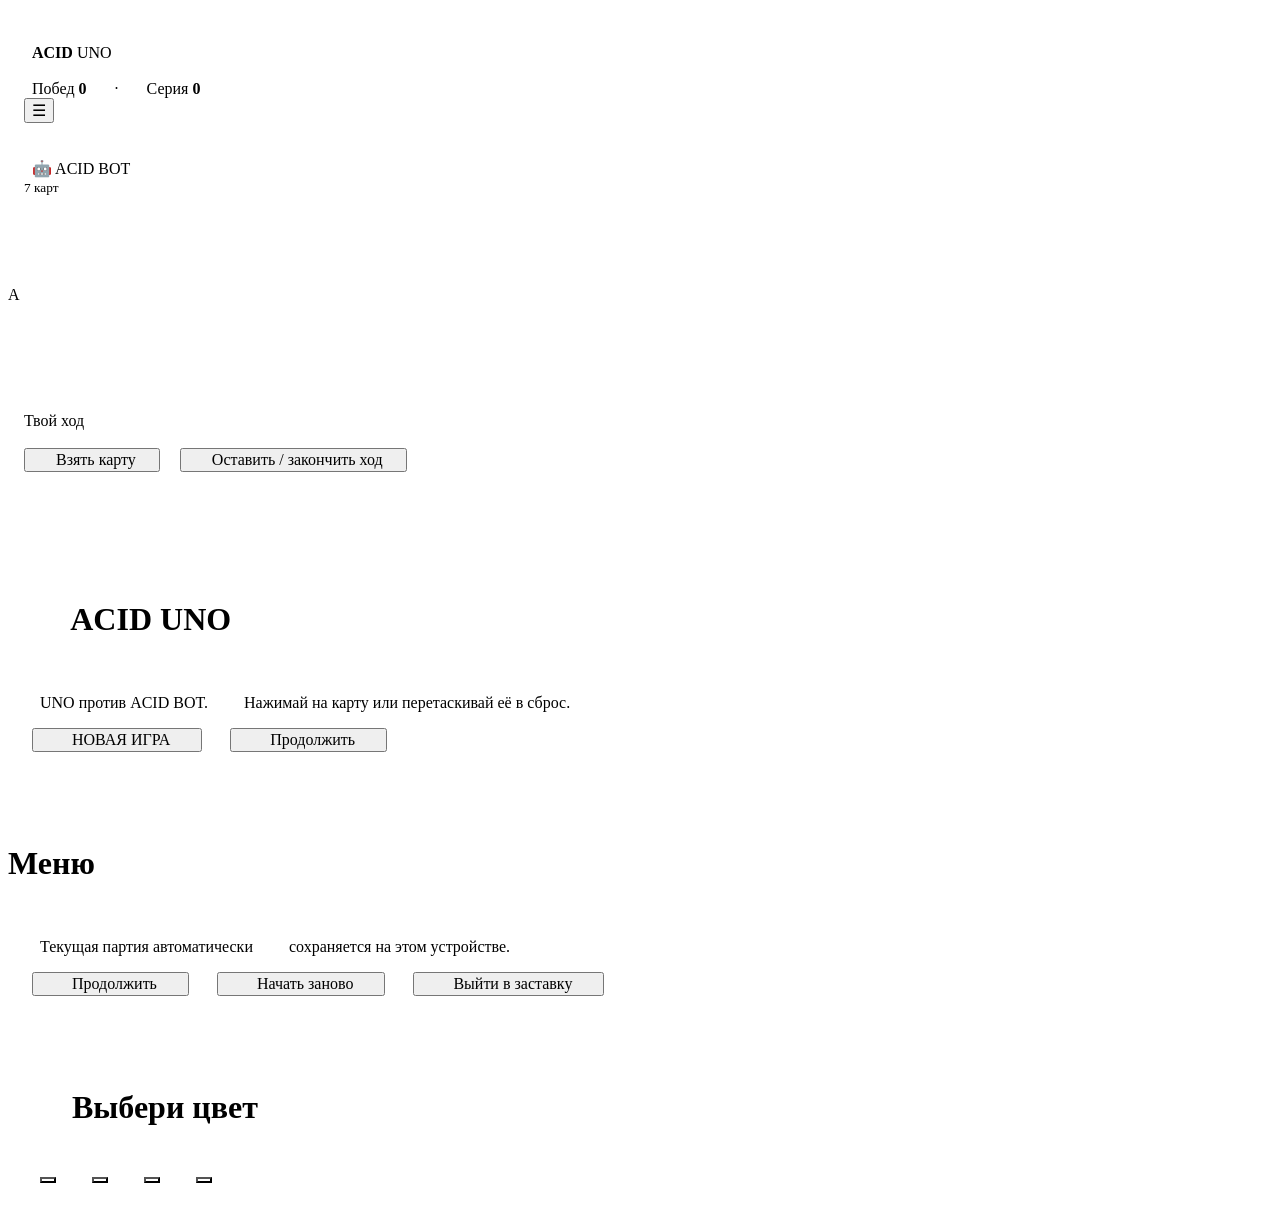
<file: Index.html>
<!doctype html>

<html lang="ru">

<head>

<meta charset="utf-8">

<meta name="viewport" content="width=device-width,initial-scale=1,viewport-fit=cover,user-scalable=no">

<meta name="theme-color" content="#080910">

<title>ACID UNO</title>


<style>

:root{

  --acid:#baff36;

  --bg:#080910;

  --red:#ef3e4d;

  --yellow:#f2cf3e;

  --green:#32c96d;

  --blue:#3488ff;

  --card-w:min(23vw,105px);

  --card-h:calc(var(--card-w)*1.48);

}


*{

  box-sizing:border-box;

  -webkit-tap-highlight-color:transparent;

}


html,body,#app{

  margin:0;

  width:100%;

  height:100%;

  overflow:hidden;

}


body{

  background:#05060a;

  color:#fff;

  font-family:system-ui,-apple-system,BlinkMacSystemFont,"Segoe UI",sans-serif;

}


button{font:inherit;color:inherit}


#app{

  position:relative;

  background:

    radial-gradient(circle at 50% 45%,#21152f 0,#10131d 33%,#07080d 75%);

}


#app:before{

  content:"";

  position:absolute;

  inset:0;

  pointer-events:none;

  background:

    linear-gradient(#ffffff08 1px,transparent 1px),

    linear-gradient(90deg,#ffffff08 1px,transparent 1px);

  background-size:24px 24px;

  mask-image:linear-gradient(transparent,#000 25%,#000 80%,transparent);

}


/* TOP */


.top{

  position:absolute;

  z-index:30;

  top:0;

  left:0;

  right:0;

  padding:max(12px,env(safe-area-inset-top)) 14px 8px;

  display:flex;

  align-items:center;

  justify-content:space-between;

}


.logo{

  font-weight:1000;

  letter-spacing:.08em;

}


.logo b{

  color:var(--acid);

  text-shadow:0 0 16px #baff3670;

}


.stats{

  font-size:12px;

  color:#b9bfd0;

}


.menu{

  width:42px;

  height:42px;

  border-radius:14px;

  border:1px solid #ffffff24;

  background:#12151fdd;

}


/* BOT */


.bot{

  position:absolute;

  z-index:5;

  top:75px;

  left:0;

  right:0;

  text-align:center;

}


.botname{

  font-weight:900;

}


.dot{

  display:inline-block;

  width:7px;

  height:7px;

  border-radius:50%;

  background:var(--acid);

  box-shadow:0 0 12px var(--acid);

}


.backs{

  height:55px;

  display:flex;

  justify-content:center;

  margin-top:8px;

}


.back{

  width:34px;

  height:49px;

  margin-left:-17px;

  border-radius:7px;

  border:2px solid #3d4458;

  background:

    repeating-linear-gradient(

      135deg,

      #10131c 0 7px,

      #262b3d 7px 14px

    );

  transform:rotate(var(--q));

}


/* TABLE */


.table{

  position:absolute;

  left:50%;

  top:46%;

  transform:translate(-50%,-50%);

  width:min(95vw,610px);

  height:41vh;

  min-height:270px;

  border-radius:50%;

  border:1px solid #ffffff18;

  background:

    radial-gradient(

      ellipse,

      #1b1f2d 0,

      #0e1018 58%,

      #06070b 76%

    );

  box-shadow:

    inset 0 0 75px #000,

    0 30px 70px #0008;

}


.table:after{

  content:"ACID";

  position:absolute;

  inset:0;

  display:grid;

  place-items:center;

  font-size:min(19vw,115px);

  font-weight:1000;

  color:#ffffff08;

  transform:rotate(-8deg);

}


.center{

  position:absolute;

  z-index:3;

  left:50%;

  top:50%;

  transform:translate(-50%,-50%);

  display:flex;

  gap:26px;

}


.deck,.discard{

  position:relative;

  width:var(--card-w);

  height:var(--card-h);

}


.deck{

  cursor:pointer;

}


.deck:before{

  content:"";

  position:absolute;

  inset:0;

  border-radius:13px;

  background:#171b28;

  border:2px solid #3c4356;

  transform:translate(5px,-5px) rotate(3deg);

}


.deckface,.card{

  position:absolute;

  inset:0;

  border-radius:13px;

  border:3px solid #f8f8f8;

  display:grid;

  place-items:center;

  overflow:hidden;

  box-shadow:0 12px 25px #0008;

}


.deckface{

  background:

    repeating-linear-gradient(

      135deg,

      #151927 0 8px,

      #292f43 8px 16px

    );

  color:var(--acid);

  font-size:27px;

  font-weight:1000;

}


.count{

  position:absolute;

  top:calc(100% + 8px);

  width:100%;

  font-size:10px;

  text-align:center;

  color:#8f96aa;

}


/* CARD */


.card:before{

  content:"";

  position:absolute;

  width:72%;

  height:77%;

  border-radius:50%;

  background:#fffffff0;

  transform:rotate(28deg);

}


.card .v{

  position:relative;

  z-index:2;

  font-size:clamp(29px,9vw,46px);

  font-weight:1000;

  color:#111;

}


.card .c{

  position:absolute;

  z-index:2;

  left:6px;

  top:4px;

  font-size:14px;

  font-weight:1000;

  font-style:normal;

}


.card .c2{

  left:auto;

  top:auto;

  right:6px;

  bottom:4px;

  transform:rotate(180deg);

}


.red{background:var(--red)}

.yellow{background:var(--yellow)}

.green{background:var(--green)}

.blue{background:var(--blue)}


.wild{

  background:

    conic-gradient(

      var(--red),

      var(--yellow),

      var(--green),

      var(--blue),

      var(--red)

    );

}


.playable{

  box-shadow:

    0 0 0 2px var(--acid),

    0 0 24px #baff3655,

    0 12px 25px #0008;

}


/* STATUS */


.status{

  position:absolute;

  z-index:9;

  left:50%;

  top:65%;

  transform:translateX(-50%);

  max-width:88vw;

  white-space:nowrap;

  overflow:hidden;

  text-overflow:ellipsis;

  padding:8px 12px;

  border:1px solid #ffffff18;

  border-radius:999px;

  background:#090b12cc;

  backdrop-filter:blur(10px);

  font-size:12px;

}


/* ACTIONS */


.acts{

  position:absolute;

  z-index:20;

  right:10px;

  bottom:calc(175px + env(safe-area-inset-bottom));

  display:grid;

  gap:7px;

}


.act{

  border:1px solid #ffffff22;

  background:#131722dd;

  backdrop-filter:blur(10px);

  border-radius:12px;

  padding:8px 10px;

  font-size:11px;

  font-weight:800;

}


.act.acid{

  color:var(--acid);

  border-color:#baff3666;

}


/* HAND */


.hand{

  position:absolute;

  z-index:15;

  left:0;

  right:0;

  bottom:0;

  height:185px;

  padding-bottom:env(safe-area-inset-bottom);

}


.hc{

  position:absolute;

  left:50%;

  bottom:-19px;

  width:var(--card-w);

  height:var(--card-h);

  transform-origin:50% 130%;

  transition:

    transform .15s,

    bottom .15s,

    filter .15s;

  touch-action:none;

  cursor:grab;

}


.hc:active{

  cursor:grabbing;

}


.hc.drag{

  z-index:1000!important;

  transition:none;

  filter:

    brightness(1.12)

    drop-shadow(0 20px 18px #0009);

}


/* ROBOT FINGER */


.finger{

  display:none;

  position:absolute;

  z-index:1200;

  width:23px;

  height:46px;

  border:2px solid #303746;

  border-radius:12px 12px 8px 8px;

  background:

    linear-gradient(

      90deg,

      #7f899d,

      #eef1f7,

      #687286

    );

  pointer-events:none;

  transform:translate(8px,18px) rotate(-18deg);

  box-shadow:0 7px 10px #0008;

}


.finger.on{

  display:block;

}


.finger:after{

  content:"";

  position:absolute;

  left:8px;

  bottom:-12px;

  width:25px;

  height:17px;

  border:2px solid #596275;

  border-radius:6px;

  background:#252b38;

}


/* OVERLAYS */


.overlay{

  position:absolute;

  z-index:3000;

  inset:0;

  background:#05060bdc;

  backdrop-filter:blur(14px);

  display:grid;

  place-items:center;

  padding:20px;

}


.modal{

  width:min(92vw,390px);

  padding:24px;

  border-radius:24px;

  border:1px solid #ffffff20;

  background:

    linear-gradient(

      155deg,

      #191d29,

      #0c0e15

    );

  text-align:center;

  box-shadow:0 30px 90px #000;

}


.modal h1{

  margin:0 0 8px;

  font-size:34px;

}


.modal h1 b{

  color:var(--acid);

}


.modal p{

  color:#9da5b9;

  line-height:1.45;

}


.big{

  width:100%;

  border:0;

  border-radius:15px;

  padding:14px;

  margin-top:9px;

  background:var(--acid);

  color:#10120e;

  font-weight:1000;

}


.big.alt{

  background:#252a39;

  color:#fff;

  border:1px solid #ffffff18;

}


.colors{

  display:grid;

  grid-template-columns:1fr 1fr;

  gap:10px;

}


.color{

  height:70px;

  border-radius:15px;

  border:2px solid #fff;

}


.hidden{

  display:none!important;

}


/* TOAST */


.toast{

  position:absolute;

  z-index:4000;

  top:18%;

  left:50%;

  transform:translateX(-50%);

  padding:9px 13px;

  border:1px solid #ffffff20;

  border-radius:13px;

  background:#111521;

  opacity:0;

  transition:.2s;

  font-weight:800;

  pointer-events:none;

}


.toast.on{

  opacity:1;

}


@media(max-height:700px){

  .bot{top:60px}

  .table{

    top:43%;

    height:38vh;

  }

  .hand{height:160px}

  .acts{bottom:148px}

  .status{top:62%}

}

</style>

</head>


<body>


<div id="app">


  <div class="top">

    <div class="logo">

      <b>ACID</b> UNO

    </div>


    <div class="stats">

      Побед <b id="wins">0</b>

      ·

      Серия <b id="streak">0</b>

    </div>


    <button class="menu" id="menu">☰</button>

  </div>


  <div class="bot">

    <div class="botname">

      🤖 ACID BOT

      <span class="dot hidden" id="dot"></span>

    </div>


    <small id="botn">7 карт</small>


    <div class="backs" id="backs"></div>

  </div>


  <div class="table" id="table">

    <div class="center">


      <div class="deck" id="deck">

        <div class="deckface">A</div>

        <div class="count" id="count"></div>

      </div>


      <div class="discard" id="discard"></div>


    </div>

  </div>


  <div class="status" id="status">

    Твой ход

  </div>


  <div class="acts">


    <button

      class="act acid"

      id="draw"

    >

      Взять карту

    </button>


    <button

      class="act hidden"

      id="keep"

    >

      Оставить / закончить ход

    </button>


  </div>


  <div class="hand" id="hand"></div>


  <div class="finger" id="finger"></div>


  <div class="toast" id="toast"></div>


  <!-- START -->


  <div class="overlay" id="start">


    <div class="modal">


      <h1>

        <b>ACID</b> UNO

      </h1>


      <p id="startText">

        UNO против ACID BOT.

        Нажимай на карту или перетаскивай её в сброс.

      </p>


      <button

        class="big"

        id="new"

      >

        НОВАЯ ИГРА

      </button>


      <button

        class="big alt"

        id="cont"

      >

        Продолжить

      </button>


    </div>


  </div>


  <!-- MENU -->


  <div

    class="overlay hidden"

    id="menup"

  >


    <div class="modal">


      <h1>Меню</h1>


      <p>

        Текущая партия автоматически

        сохраняется на этом устройстве.

      </p>


      <button

        class="big"

        id="resume"

      >

        Продолжить

      </button>


      <button

        class="big alt"

        id="restart"

      >

        Начать заново

      </button>


      <button

        class="big alt"

        id="exit"

      >

        Выйти в заставку

      </button>


    </div>


  </div>


  <!-- COLOR PICKER -->


  <div

    class="overlay hidden"

    id="picker"

  >


    <div class="modal">


      <h1>

        Выбери цвет

      </h1>


      <div class="colors">


        <button

          class="color"

          data-col="red"

          style="background:var(--red)"

        ></button>


        <button

          class="color"

          data-col="yellow"

          style="background:var(--yellow)"

        ></button>


        <button

          class="color"

          data-col="green"

          style="background:var(--green)"

        ></button>


        <button

          class="color"

          data-col="blue"

          style="background:var(--blue)"

        ></button>


      </div>


    </div>


  </div>


</div>


<script>

"use strict";


/* =========================================================

   ACID UNO

   ========================================================= */


const $ = s => document.querySelector(s);

const $$ = s => [...document.querySelectorAll(s)];


const COLORS = [

  "red",

  "yellow",

  "green",

  "blue"

];


const SAVE_KEY = "aciduno-save-v5";

const STATS_KEY = "aciduno-stats-v1";


let uid = 1;

let G = null;

let busy = false;


const wait = ms =>

  new Promise(resolve => setTimeout(resolve, ms));


const random = n =>

  Math.floor(Math.random() * n);




/* =========================================================

   DECK

   ========================================================= */


function shuffle(array){


  for(

    let i = array.length - 1;

    i > 0;

    i--

  ){


    const j =

      Math.floor(

        Math.random() * (i + 1)

      );


    [

      array[i],

      array[j]

    ] = [

      array[j],

      array[i]

    ];


  }


  return array;

}




function makeCard(color,value){


  return {

    id:uid++,

    color,

    value

  };


}




function buildDeck(){


  const deck = [];


  for(const color of COLORS){


    deck.push(

      makeCard(color,"0")

    );


    for(

      let number = 1;

      number <= 9;

      number++

    ){


      deck.push(

        makeCard(

          color,

          String(number)

        )

      );


      deck.push(

        makeCard(

          color,

          String(number)

        )

      );


    }


    for(

      const action of [

        "skip",

        "reverse",

        "+2"

      ]

    ){


      deck.push(

        makeCard(

          color,

          action

        )

      );


      deck.push(

        makeCard(

          color,

          action

        )

      );


    }


  }


  for(

    let i = 0;

    i < 4;

    i++

  ){


    deck.push(

      makeCard(

        "wild",

        "wild"

      )

    );


    deck.push(

      makeCard(

        "wild",

        "+4"

      )

    );


  }


  return shuffle(deck);

}




/* =========================================================

   CARD DISPLAY

   ========================================================= */


function label(value){


  if(value === "skip")

    return "⊘";


  if(value === "reverse")

    return "↻";


  if(value === "wild")

    return "✦";


  return value;

}




function cardHTML(

  card,

  extraClass = ""

){


  return `

    <div

      class="card ${card.color} ${extraClass}"

      data-id="${card.id}"

    >


      <i class="c">

        ${label(card.value)}

      </i>


      <span class="v">

        ${label(card.value)}

      </span>


      <i class="c c2">

        ${label(card.value)}

      </i>


    </div>

  `;


}




/* =========================================================

   GAME STATE

   ========================================================= */


function topCard(){


  return G.discard[

    G.discard.length - 1

  ];


}




function recycleDeck(){


  if(G.deck.length)

    return;


  if(G.discard.length <= 1)

    return;


  const current =

    G.discard.pop();


  G.deck =

    shuffle(

      G.discard.splice(0)

    );


  G.discard = [

    current

  ];


  toast(

    "Колода закончилась — сброс перемешан"

  );


}




function rawDraw(){


  recycleDeck();


  return G.deck.pop();


}




/* =========================================================

   RULES

   ========================================================= */


function canPlay(card){


  const top = topCard();


  /*

    STACKING


    +2 можно отбить:

      +2

      +4


    +4 можно отбить:

      только +4


    То есть:

      +2 → +4 = ДА

      +4 → +2 = НЕТ

  */


  if(G.pending > 0){


    if(top.value === "+2"){


      return (

        card.value === "+2" ||

        card.value === "+4"

      );


    }


    if(top.value === "+4"){


      return (

        card.value === "+4"

      );


    }


  }


  return (

    card.color === "wild" ||

    card.color === G.color ||

    card.value === top.value

  );


}




function exactDuplicate(

  card,

  top

){


  return (

    card.color === top.color &&

    card.value === top.value

  );


}




/* =========================================================

   NEW GAME

   ========================================================= */


function newGame(){


  uid = 1;


  G = {


    deck:buildDeck(),


    discard:[],


    player:[],


    bot:[],


    turn:"player",


    color:null,


    pending:0,


    freeDraw:false,


    over:false


  };




  for(

    let i = 0;

    i < 7;

    i++

  ){


    G.player.push(

      rawDraw()

    );


    G.bot.push(

      rawDraw()

    );


  }




  /*

    Начальная карта.


    Wild возвращаем

    в случайное место колоды.

  */


  let first = null;


  while(!first){


    const candidate =

      rawDraw();


    if(

      candidate.color === "wild"

    ){


      const position =

        random(

          G.deck.length + 1

        );


      G.deck.splice(

        position,

        0,

        candidate

      );


    }else{


      first = candidate;


    }


  }




  G.discard.push(first);


  G.color =

    first.color;


  saveGame();


  render();


  setStatus(

    "Твой ход"

  );


}




/* =========================================================

   SAVE

   ========================================================= */


function saveGame(){


  if(!G)

    return;


  localStorage.setItem(

    SAVE_KEY,

    JSON.stringify(G)

  );


}




function loadGame(){


  try{


    const raw =

      localStorage.getItem(

        SAVE_KEY

      );


    if(!raw)

      return false;


    G =

      JSON.parse(raw);


    const allCards = [

      ...G.deck,

      ...G.discard,

      ...G.player,

      ...G.bot

    ];


    uid =

      Math.max(

        0,

        ...allCards.map(

          card => card.id

        )

      ) + 1;


    return true;


  }catch(error){


    return false;


  }


}




/* =========================================================

   STATS

   ========================================================= */


function getStats(){


  try{


    return (

      JSON.parse(

        localStorage.getItem(

          STATS_KEY

        )

      ) ||

      {

        wins:0,

        streak:0

      }

    );


  }catch{


    return {

      wins:0,

      streak:0

    };


  }


}




function saveStats(stats){


  localStorage.setItem(

    STATS_KEY,

    JSON.stringify(stats)

  );


}




/* =========================================================

   RENDER

   ========================================================= */


function render(){


  if(!G)

    return;


  const stats =

    getStats();


  $("#wins").textContent =

    stats.wins;


  $("#streak").textContent =

    stats.streak;




  $("#count").textContent =

    G.deck.length +

    " в колоде";




  $("#discard").innerHTML =

    cardHTML(

      topCard()

    );




  $("#botn").textContent =

    G.bot.length +

    " карт";




  $("#dot").classList.toggle(

    "hidden",

    G.turn !== "bot"

  );




  /*

    BOT CARDS

  */


  const shown =

    G.bot.slice(

      0,

      14

    );


  $("#backs").innerHTML =

    shown.map(

      (_,index) => {


        const angle =

          (

            index -

            (

              shown.length - 1

            ) / 2

          ) * 2.2;


        return `

          <div

            class="back"

            style="--q:${angle}deg"

          ></div>

        `;


      }

    ).join("");




  /*

    PLAYER HAND FAN

  */


  const count =

    G.player.length;


  const spacing =

    Math.min(

      62,

      300 /

      Math.max(

        1,

        count - 1

      )

    );


  const total =

    (

      count - 1

    ) * spacing;




  $("#hand").innerHTML =

    G.player.map(

      (card,index) => {


        const angle =

          (

            index -

            (

              count - 1

            ) / 2

          ) *

          Math.min(

            5.2,

            44 /

            Math.max(

              1,

              count - 1

            )

          );




        const x =

          index *

          spacing -

          total / 2;




        const playable =

          (

            G.turn === "player" &&

            canPlay(card)

          )

          ?

          "playable"

          :

          "";




        return `

          <div

            class="hc"

            data-id="${card.id}"

            style="

              z-index:${index + 1};

              transform:

                translateX(

                  calc(

                    -50% + ${x}px

                  )

                )

                rotate(

                  ${angle}deg

                );

            "

          >


            ${cardHTML(

              card,

              playable

            )}


          </div>

        `;


      }

    ).join("");




  $("#keep").classList.toggle(

    "hidden",

    !(

      G.turn === "player" &&

      G.freeDraw

    )

  );




  if(G.pending > 0){


    $("#draw").textContent =

      "Взять штраф +" +

      G.pending;


  }else if(G.freeDraw){


    $("#draw").textContent =

      "Взять ещё";


  }else{


    $("#draw").textContent =

      "Взять карту";


  }




  bindPlayerCards();


}




/* =========================================================

   STATUS / TOAST

   ========================================================= */


function setStatus(text){


  $("#status").textContent =

    text;


}




let toastTimer = null;




function toast(text){


  const element =

    $("#toast");


  element.textContent =

    text;


  element.classList.add(

    "on"

  );


  clearTimeout(

    toastTimer

  );


  toastTimer =

    setTimeout(

      () => {


        element.classList.remove(

          "on"

        );


      },

      1500

    );


}




/* =========================================================

   COLOR PICKER

   ========================================================= */


function chooseColor(){


  return new Promise(

    resolve => {


      $("#picker")

        .classList

        .remove(

          "hidden"

        );




      function selected(event){


        $$(".color").forEach(

          button => {


            button.removeEventListener(

              "click",

              selected

            );


          }

        );




        $("#picker")

          .classList

          .add(

            "hidden"

          );




        resolve(

          event.currentTarget

            .dataset.col

        );


      }




      $$(".color").forEach(

        button => {


          button.addEventListener(

            "click",

            selected

          );


        }

      );


    }

  );


}




/* =========================================================

   PLAY CARD

   ========================================================= */


async function playCard(

  owner,

  cardId,

  selectedColor = null,

  intercept = false

){


  if(G.over)

    return false;




  const hand =

    owner === "player"

    ?

    G.player

    :

    G.bot;




  const index =

    hand.findIndex(

      card =>

        card.id === cardId

    );




  if(index < 0)

    return false;




  const card =

    hand[index];




  if(

    !intercept &&

    !canPlay(card)

  ){


    return false;


  }




  hand.splice(

    index,

    1

  );




  G.discard.push(

    card

  );




  if(

    card.color === "wild"

  ){


    G.color =

      selectedColor ||

      COLORS[

        random(

          COLORS.length

        )

      ];


  }else{


    G.color =

      card.color;


  }




  G.freeDraw =

    false;




  /*

    PENALTIES

  */


  if(

    card.value === "+2"

  ){


    G.pending += 2;


    toast(

      "Штраф накапливается: +" +

      G.pending

    );


  }




  if(

    card.value === "+4"

  ){


    G.pending += 4;


    toast(

      "Штраф накапливается: +" +

      G.pending

    );


  }




  render();




  /*

    WIN

  */


  if(

    hand.length === 0

  ){


    endGame(

      owner

    );


    return true;


  }




  /*

    INTERCEPT


    Перехвативший игрок

    получает ход.


    После этого второй

    игрок тоже может

    сделать Перехват обратно.

  */


  if(intercept){


    G.turn =

      owner;


    saveGame();


    render();




    if(

      owner === "player"

    ){


      setStatus(

        "ПЕРЕХВАТ! Теперь ход твой"

      );


    }else{


      setStatus(

        "ACID BOT сделал ПЕРЕХВАТ"

      );


      await wait(500);


      botTurn();


    }


    return true;


  }




  /*

    2 PLAYER:

    SKIP / REVERSE


    Оба означают,

    что игрок ходит снова.

  */


  if(

    card.value === "skip" ||

    card.value === "reverse"

  ){


    G.turn =

      owner;


    saveGame();


    render();




    if(

      owner === "player"

    ){


      setStatus(

        "Ещё один ход"

      );


    }else{


      setStatus(

        "Бот ходит ещё раз"

      );


      await wait(550);


      botTurn();


    }


    return true;


  }




  nextTurn();


  return true;


}




/* =========================================================

   NEXT TURN

   ========================================================= */


function nextTurn(){


  G.freeDraw =

    false;


  G.turn =

    G.turn === "player"

    ?

    "bot"

    :

    "player";




  saveGame();


  render();




  if(

    G.turn === "bot"

  ){


    botTurn();


  }else{


    setStatus(

      "Твой ход"

    );


  }


}




/* =========================================================

   PLAYER PLAY

   ========================================================= */


async function playerPlay(

  cardId

){


  if(

    G.turn !== "player" ||

    busy ||

    G.over

  )

    return;




  const card =

    G.player.find(

      item =>

        item.id === cardId

    );




  if(!card)

    return;




  if(

    !canPlay(card)

  ){


    toast(

      "Эту карту сейчас нельзя положить"

    );


    return;


  }




  if(

    card.color === "wild"

  ){


    const color =

      await chooseColor();


    await playCard(

      "player",

      card.id,

      color

    );


  }else{


    await playCard(

      "player",

      card.id

    );


  }


}




/* =========================================================

   PLAYER DRAW

   ========================================================= */


async function playerDraw(){


  if(

    !G ||

    G.turn !== "player" ||

    busy ||

    G.over

  )

    return;




  busy = true;




  /*

    PENALTY


    Если не отбиваем,

    берём весь накопленный штраф.

  */


  if(

    G.pending > 0

  ){


    const amount =

      G.pending;




    for(

      let i = 0;

      i < amount;

      i++

    ){


      G.player.push(

        rawDraw()

      );


    }




    G.pending =

      0;




    render();




    toast(

      "Штраф: +" +

      amount

    );




    await wait(450);




    busy =

      false;




    nextTurn();


    return;


  }




  /*

    DRAW UNTIL PLAYABLE


    Если первая карта

    не подходит —

    автоматически берём

    карты до подходящей.

  */


  let card =

    rawDraw();




  G.player.push(

    card

  );




  render();




  if(

    !canPlay(card)

  ){


    setStatus(

      "Не подходит — добираем до подходящей…"

    );




    do{


      await wait(150);




      card =

        rawDraw();




      G.player.push(

        card

      );




      render();


    }

    while(

      !canPlay(card)

    );


  }




  /*

    Нашли подходящую.


    Игрок может:

    - сыграть её;

    - оставить;

    - добровольно брать дальше.

  */


  G.freeDraw =

    true;




  setStatus(

    "Подходящая найдена: сыграй, оставь или бери дальше"

  );




  render();


  saveGame();




  busy =

    false;


}




/* =========================================================

   BOT AI

   ========================================================= */


function botScore(card){


  let score = 1;




  if(

    card.value === "+4"

  )

    score = 9;


  else if(

    card.value === "+2"

  )

    score = 8;


  else if(

    card.value === "skip"

  )

    score = 7;


  else if(

    card.value === "reverse"

  )

    score = 6;


  else if(

    card.value === "wild"

  )

    score = 5;




  score +=

    G.bot.filter(

      item =>

        item.color ===

        card.color

    ).length / 5;




  return score;


}




function bestBotCard(cards){


  return [

    ...cards

  ].sort(

    (a,b) =>

      botScore(b) -

      botScore(a)

  )[0];


}




async function botTurn(){


  if(

    !G ||

    G.turn !== "bot" ||

    G.over ||

    busy

  )

    return;




  busy =

    true;




  setStatus(

    "ACID BOT думает…"

  );




  await wait(650);




  /*

    STACK PENALTY

  */


  if(

    G.pending > 0

  ){


    const stackable =

      G.bot

        .filter(canPlay)

        .filter(

          card =>

            card.value === "+2" ||

            card.value === "+4"

        );




    if(

      stackable.length

    ){


      const selected =

        bestBotCard(

          stackable

        );




      busy =

        false;




      botPlay(

        selected

      );


      return;


    }




    /*

      Бот не может / не хочет отбить.

      Берёт весь штраф.

    */


    const amount =

      G.pending;




    for(

      let i = 0;

      i < amount;

      i++

    ){


      G.bot.push(

        rawDraw()

      );


    }




    G.pending =

      0;




    render();




    toast(

      "Бот берёт +" +

      amount

    );




    await wait(400);




    busy =

      false;




    nextTurn();


    return;


  }




  let playable =

    G.bot.filter(

      canPlay

    );




  /*

    Есть карта —

    выбираем лучшую.

  */


  if(

    playable.length

  ){


    const card =

      bestBotCard(

        playable

      );




    busy =

      false;




    botPlay(

      card

    );


    return;


  }




  /*

    Нет подходящей —

    бот добирает

    до подходящей.

  */


  let found = null;




  setStatus(

    "Бот добирает карты…"

  );




  do{


    found =

      rawDraw();




    G.bot.push(

      found

    );




    render();




    await wait(140);


  }

  while(

    !canPlay(found)

  );




  /*

    Бот сам решает,

    играть найденную карту

    или оставить.

  */


  const playIt =

    Math.random() < 0.78;




  if(playIt){


    busy =

      false;




    botPlay(

      found

    );


    return;


  }




  /*

    Иногда бот добровольно

    берёт ещё карту.

  */


  if(

    Math.random() < 0.35

  ){


    const extra =

      rawDraw();




    G.bot.push(

      extra

    );




    render();




    await wait(180);




    if(

      canPlay(extra) &&

      Math.random() < 0.7

    ){


      busy =

        false;




      botPlay(

        extra

      );


      return;


    }


  }




  busy =

    false;




  nextTurn();


}




/* =========================================================

   BOT PLAY

   ========================================================= */


function botPlay(card){


  let selectedColor =

    null;




  if(

    card.color === "wild"

  ){


    const counts = {};




    for(

      const color of COLORS

    ){


      counts[color] =

        G.bot.filter(

          item =>

            item.color === color

        ).length;


    }




    selectedColor =

      [...COLORS].sort(

        (a,b) =>

          counts[b] -

          counts[a]

      )[0];


  }




  playCard(

    "bot",

    card.id,

    selectedColor

  );


}




/* =========================================================

   WIN

   ========================================================= */


function endGame(owner){


  G.over =

    true;




  const stats =

    getStats();




  if(

    owner === "player"

  ){


    stats.wins++;


    stats.streak++;


  }else{


    stats.streak =

      0;


  }




  saveStats(

    stats

  );




  saveGame();


  render();




  setTimeout(

    () => {


      $("#start")

        .classList

        .remove(

          "hidden"

        );




      $("#cont")

        .classList

        .add(

          "hidden"

        );




      if(

        owner === "player"

      ){


        $("#startText")

          .textContent =

          "Ты выиграл. Серия продолжается.";


      }else{


        $("#startText")

          .textContent =

          "ACID BOT выиграл эту партию.";


      }




      $("#new")

        .textContent =

        "ЕЩЁ ПАРТИЯ";


    },

    450

  );


}




/* =========================================================

   DRAG

   ========================================================= */


function bindPlayerCards(){


  $$(".hc").forEach(

    element => {


      let startX = 0;

      let startY = 0;

      let moved = false;




      element.onpointerdown =

        event => {


          if(

            !G ||

            G.turn !== "player"

          )

            return;




          startX =

            event.clientX;


          startY =

            event.clientY;


          moved =

            false;




          element.setPointerCapture(

            event.pointerId

          );




          element.classList.add(

            "drag"

          );




          moveDraggedCard(

            event,

            element

          );


        };




      element.onpointermove =

        event => {


          if(

            !element

              .classList

              .contains(

                "drag"

              )

          )

            return;




          if(

            Math.hypot(

              event.clientX -

              startX,


              event.clientY -

              startY

            ) > 7

          ){


            moved =

              true;


          }




          moveDraggedCard(

            event,

            element

          );


        };




      element.onpointerup =

        event => {


          if(

            !element

              .classList

              .contains(

                "drag"

              )

          )

            return;




          element

            .classList

            .remove(

              "drag"

            );




          $("#finger")

            .classList

            .remove(

              "on"

            );




          const discardRect =

            $("#discard")

              .getBoundingClientRect();




          const hit =

            (

              event.clientX >

              discardRect.left - 35

            ) &&

            (

              event.clientX <

              discardRect.right + 35

            ) &&

            (

              event.clientY >

              discardRect.top - 45

            ) &&

            (

              event.clientY <

              discardRect.bottom + 45

            );




          const id =

            Number(

              element.dataset.id

            );




          render();




          if(

            hit ||

            !moved

          ){


            playerPlay(

              id

            );


          }


        };


    }

  );


}




function moveDraggedCard(

  event,

  element

){


  const handRect =

    $("#hand")

      .getBoundingClientRect();




  element.style.transform =

    "translate(-50%,-50%) rotate(0deg)";




  element.style.left =

    (

      event.clientX -

      handRect.left

    ) + "px";




  element.style.top =

    (

      event.clientY -

      handRect.top

    ) + "px";




  element.style.bottom =

    "auto";




  const finger =

    $("#finger");




  finger.classList.add(

    "on"

  );




  finger.style.left =

    event.clientX +

    "px";




  finger.style.top =

    event.clientY +

    "px";


}




/* =========================================================

   PLAYER INTERCEPT

   ========================================================= */


/*

  Во время хода бота

  игрок может нажать

  точную копию верхней карты.


  Это и есть Перехват.

*/


document.addEventListener(

  "pointerdown",

  event => {


    if(

      !G ||

      G.over ||

      G.turn !== "bot"

    )

      return;




    const element =

      event.target.closest(

        ".hc"

      );




    if(!element)

      return;




    const id =

      Number(

        element.dataset.id

      );




    const card =

      G.player.find(

        item =>

          item.id === id

      );




    if(!card)

      return;




    const top =

      topCard();




    if(

      exactDuplicate(

        card,

        top

      )

    ){


      event.preventDefault();




      /*

        Прерываем ожидание логически:

        ход теперь игрока.

      */


      G.turn =

        "player";


      busy =

        false;




      playCard(

        "player",

        card.id,

        null,

        true

      );


    }


  },

  true

);




/* =========================================================

   BOT INTERCEPT

   ========================================================= */


/*

  После хода игрока бот

  тоже получает короткое окно

  для Перехвата.


  Если у него есть

  точная копия карты —

  иногда он её использует.

*/


async function botInterceptChance(){


  if(

    !G ||

    G.over

  )

    return false;




  const top =

    topCard();




  const duplicate =

    G.bot.find(

      card =>

        exactDuplicate(

          card,

          top

        )

    );




  if(!duplicate)

    return false;




  /*

    Бот не обязан

    перехватывать всегда.

  */


  if(

    Math.random() > 0.72

  )

    return false;




  await wait(280);




  if(

    G.over

  )

    return false;




  busy =

    false;




  await playCard(

    "bot",

    duplicate.id,

    null,

    true

  );




  return true;


}




/* =========================================================

   BUTTONS

   ========================================================= */


$("#draw").onclick =

  playerDraw;




$("#deck").onclick =

  playerDraw;




$("#keep").onclick =

  () => {


    if(

      G &&

      G.turn === "player" &&

      G.freeDraw

    ){


      nextTurn();


    }


  };




$("#new").onclick =

  () => {


    $("#start")

      .classList

      .add(

        "hidden"

      );




    $("#new")

      .textContent =

      "НОВАЯ ИГРА";




    $("#startText")

      .textContent =

      "UNO против ACID BOT. Нажимай на карту или перетаскивай её в сброс.";




    newGame();


  };




$("#cont").onclick =

  () => {


    if(

      loadGame()

    ){


      $("#start")

        .classList

        .add(

          "hidden"

        );




      render();




      if(

        G.turn === "bot" &&

        !G.over

      ){


        botTurn();


      }


    }


  };




$("#menu").onclick =

  () => {


    $("#menup")

      .classList

      .remove(

        "hidden"

      );


  };




$("#resume").onclick =

  () => {


    $("#menup")

      .classList

      .add(

        "hidden"

      );


  };




$("#restart").onclick =

  () => {


    $("#menup")

      .classList

      .add(

        "hidden"

      );




    newGame();


  };




$("#exit").onclick =

  () => {


    $("#menup")

      .classList

      .add(

        "hidden"

      );




    $("#start")

      .classList

      .remove(

        "hidden"

      );




    $("#cont")

      .classList

      .toggle(

        "hidden",

        !G

      );


  };




/* =========================================================

   INITIAL UI

   ========================================================= */


const hasSave =

  !!localStorage.getItem(

    SAVE_KEY

  );




$("#cont")

  .classList

  .toggle(

    "hidden",

    !hasSave

  );




const initialStats =

  getStats();




$("#wins").textContent =

  initialStats.wins;




$("#streak").textContent =

  initialStats.streak;


</script>


</body>

</html>
</file>
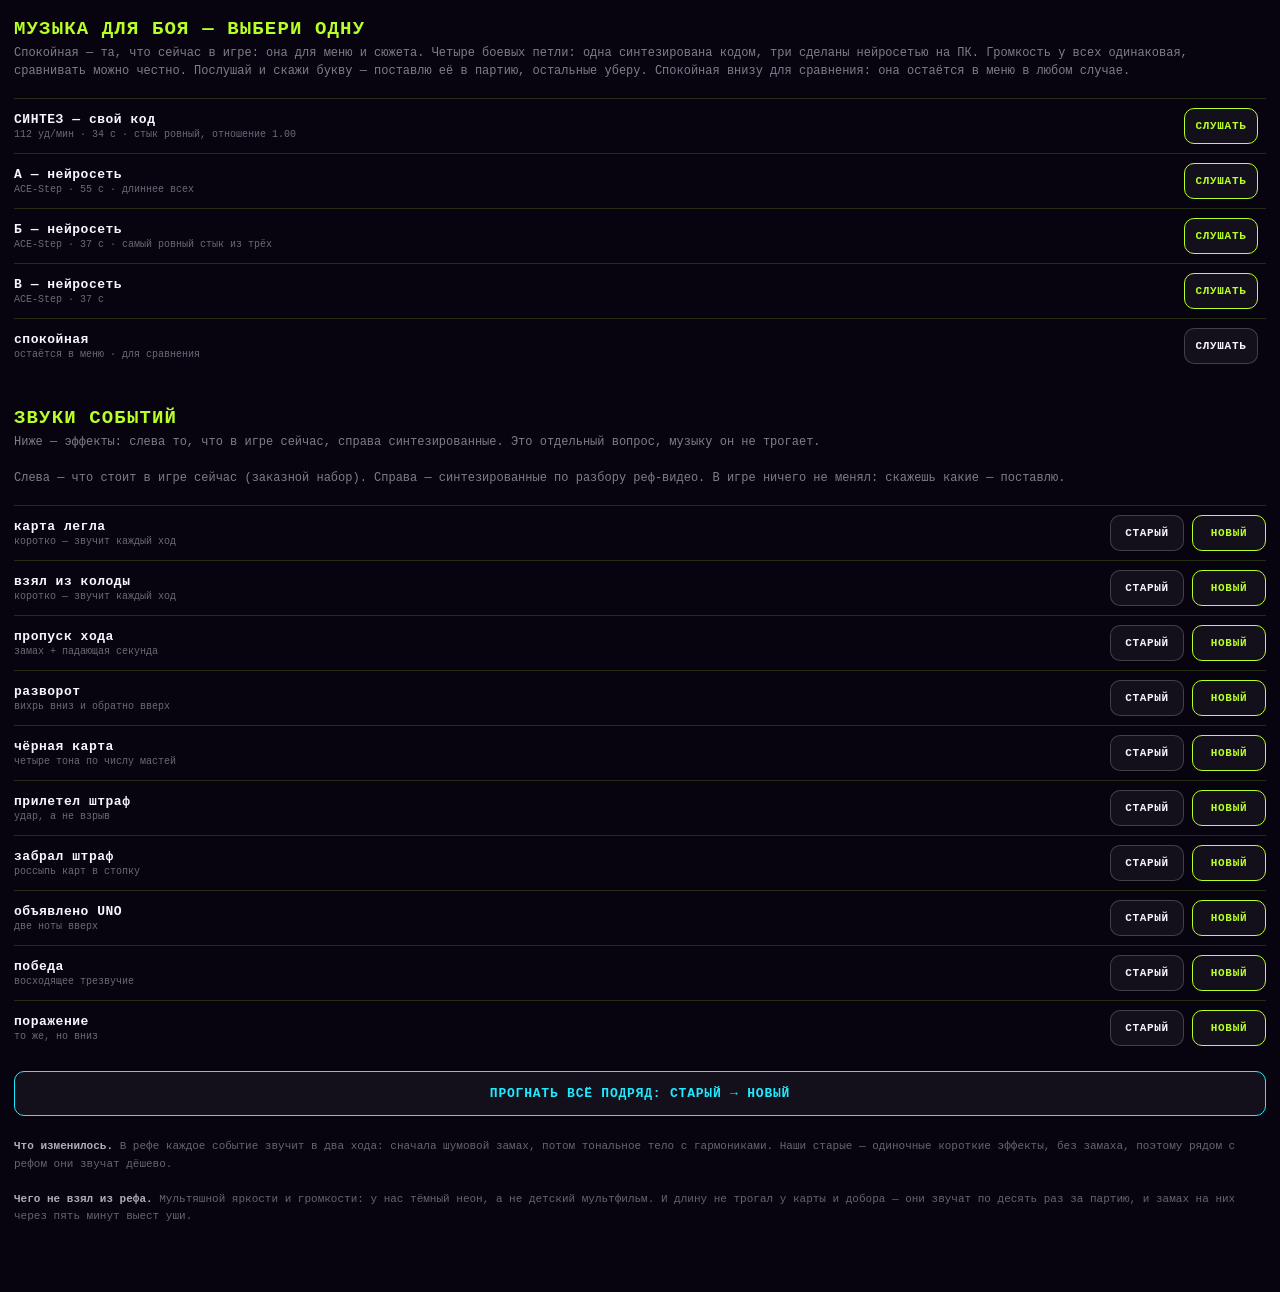
<file: zvuki.html>
<!doctype html>
<html lang="ru">

<head>

<meta charset="utf-8">

<meta
  name="viewport"
  content="width=device-width, initial-scale=1, viewport-fit=cover"
>

<title>ACID UNO — старые и новые звуки</title>

<style>

  :root {
    --acid: #b7ff24;
    --magenta: #ff2bd6;
    --cyan: #20eaff;
  }

  * {
    box-sizing: border-box;

    -webkit-tap-highlight-color: transparent;
  }

  body {
    margin: 0;

    padding: 18px 14px 40px;

    background: #07030f;

    color: #f8f7ff;

    font-family:
      ui-monospace, "SF Mono", Menlo, monospace;

    font-size: 14px;
  }

  h1 {
    margin: 0 0 4px;

    font-size: 19px;
    font-weight: 900;

    letter-spacing: .06em;

    color: var(--acid);
  }

  .lead {
    margin: 0 0 18px;

    font-size: 12px;
    line-height: 1.5;

    color: rgba(248, 247, 255, .5);
  }

  .row {
    display: grid;

    grid-template-columns: 1fr auto auto;

    align-items: center;

    gap: 8px;

    padding: 9px 0;

    border-top: 1px solid rgba(183, 255, 36, .16);
  }

  .name {
    min-width: 0;
  }

  .name b {
    display: block;

    font-size: 13px;

    letter-spacing: .04em;
  }

  .name em {
    display: block;

    margin-top: 2px;

    font-size: 10px;
    font-style: normal;

    color: rgba(248, 247, 255, .42);
  }

  button {
    min-width: 74px;

    padding: 11px 10px;

    border-radius: 10px;

    border: 1px solid rgba(255, 255, 255, .2);

    background: rgba(255, 255, 255, .05);

    color: #f8f7ff;

    font: inherit;
    font-size: 11px;
    font-weight: 700;

    letter-spacing: .06em;

    cursor: pointer;
  }

  button.new {
    border-color: var(--acid);

    color: var(--acid);
  }

  button:active {
    background: rgba(183, 255, 36, .18);
  }

  button.playing {
    background: var(--magenta);

    border-color: var(--magenta);

    color: #fff;
  }

  .both {
    display: block;

    width: 100%;

    margin: 16px 0 0;

    padding: 14px;

    border-color: var(--cyan);

    color: var(--cyan);

    font-size: 13px;
  }

  .note {
    margin-top: 22px;

    font-size: 11px;
    line-height: 1.6;

    color: rgba(248, 247, 255, .4);
  }

  .note b {
    color: rgba(248, 247, 255, .7);
  }

</style>

</head>

<body>

<h1>МУЗЫКА ДЛЯ БОЯ — ВЫБЕРИ ОДНУ</h1>

<p class="lead">
  Спокойная — та, что сейчас в игре: она для меню и сюжета.
  Четыре боевых петли: одна синтезирована кодом, три сделаны
  нейросетью на ПК. Громкость у всех одинаковая, сравнивать
  можно честно. Послушай и скажи букву — поставлю её в партию,
  остальные уберу. Спокойная внизу для сравнения: она остаётся
  в меню в любом случае.
</p>

<div class="row">
  <div class="name">
    <b>СИНТЕЗ — свой код</b>
    <em>112 уд/мин · 34 с · стык ровный, отношение 1.00</em>
  </div>
  <button class="new" onclick="play('assets/music/music-battle.webm', this)">
    СЛУШАТЬ
  </button>
</div>

<div class="row">
  <div class="name">
    <b>А — нейросеть</b>
    <em>ACE-Step · 55 с · длиннее всех</em>
  </div>
  <button class="new" onclick="play('assets/music/music-battle-a.webm', this)">
    СЛУШАТЬ
  </button>
</div>

<div class="row">
  <div class="name">
    <b>Б — нейросеть</b>
    <em>ACE-Step · 37 с · самый ровный стык из трёх</em>
  </div>
  <button class="new" onclick="play('assets/music/music-battle-b.webm', this)">
    СЛУШАТЬ
  </button>
</div>

<div class="row">
  <div class="name">
    <b>В — нейросеть</b>
    <em>ACE-Step · 37 с</em>
  </div>
  <button class="new" onclick="play('assets/music/music-battle-c.webm', this)">
    СЛУШАТЬ
  </button>
</div>

<div class="row">
  <div class="name">
    <b>спокойная</b>
    <em>остаётся в меню · для сравнения</em>
  </div>
  <button onclick="play('assets/music/music-loop.webm', this)">
    СЛУШАТЬ
  </button>
</div>


<h1 style="margin-top:34px">ЗВУКИ СОБЫТИЙ</h1>

<p class="lead">Ниже — эффекты: слева то, что в игре сейчас, справа синтезированные. Это отдельный вопрос, музыку он не трогает.</p>

<p class="lead">
  Слева — что стоит в игре сейчас (заказной набор).
  Справа — синтезированные по разбору реф-видео.
  В игре ничего не менял: скажешь какие — поставлю.
</p>

<div id="list"></div>

<button class="both" id="all">
  ПРОГНАТЬ ВСЁ ПОДРЯД: СТАРЫЙ → НОВЫЙ
</button>


<p class="note">
  <b>Что изменилось.</b> В рефе каждое событие звучит в два
  хода: сначала шумовой замах, потом тональное тело с
  гармониками. Наши старые — одиночные короткие эффекты, без
  замаха, поэтому рядом с рефом они звучат дёшево.<br><br>

  <b>Чего не взял из рефа.</b> Мультяшной яркости и громкости:
  у нас тёмный неон, а не детский мультфильм. И длину не
  трогал у карты и добора — они звучат по десять раз за
  партию, и замах на них через пять минут выест уши.
</p>

<script>

  const SOUNDS = [
    ["card", "карта легла", "коротко — звучит каждый ход"],
    ["draw", "взял из колоды", "коротко — звучит каждый ход"],
    ["skip", "пропуск хода", "замах + падающая секунда"],
    ["reverse", "разворот", "вихрь вниз и обратно вверх"],
    ["wild", "чёрная карта", "четыре тона по числу мастей"],
    ["strike", "прилетел штраф", "удар, а не взрыв"],
    ["penalty", "забрал штраф", "россыпь карт в стопку"],
    ["uno", "объявлено UNO", "две ноты вверх"],
    ["win", "победа", "восходящее трезвучие"],
    ["lose", "поражение", "то же, но вниз"]
  ];


  const list = document.getElementById("list");

  let current = null;


  function play(url, button) {

    if (current) {

      current.audio.pause();

      current.button.classList.remove("playing");
    }

    const audio = new Audio(url);

    button.classList.add("playing");

    current = { audio, button };

    audio.onended = () =>
      button.classList.remove("playing");

    return audio.play().catch(() => {

      button.classList.remove("playing");

      button.textContent = "НЕТ ФАЙЛА";
    });
  }


  SOUNDS.forEach(([name, title, hint]) => {

    const row = document.createElement("div");

    row.className = "row";

    row.innerHTML =
      `<div class="name"><b>${title}</b><em>${hint}</em></div>`;

    const old = document.createElement("button");

    old.textContent = "СТАРЫЙ";

    old.onclick = () =>
      play(`assets/sfx/sfx-${name}.webm`, old);

    const fresh = document.createElement("button");

    fresh.className = "new";

    fresh.textContent = "НОВЫЙ";

    fresh.onclick = () =>
      play(`assets/sfx-new/sfx-${name}.webm`, fresh);

    row.append(old, fresh);

    list.appendChild(row);
  });


  /*
    Прогон подряд: пара «старый → новый» с паузой, чтобы ухо
    успело сравнить. Так слышно разницу, а не громкость.
  */
  document.getElementById("all").onclick = async () => {

    const buttons = [...document.querySelectorAll(".row button")];

    for (let i = 0; i < buttons.length; i += 2) {

      buttons[i].click();

      await new Promise(r => setTimeout(r, 1500));

      buttons[i + 1].click();

      await new Promise(r => setTimeout(r, 2000));
    }
  };

</script>

</body>

</html>
</file>
